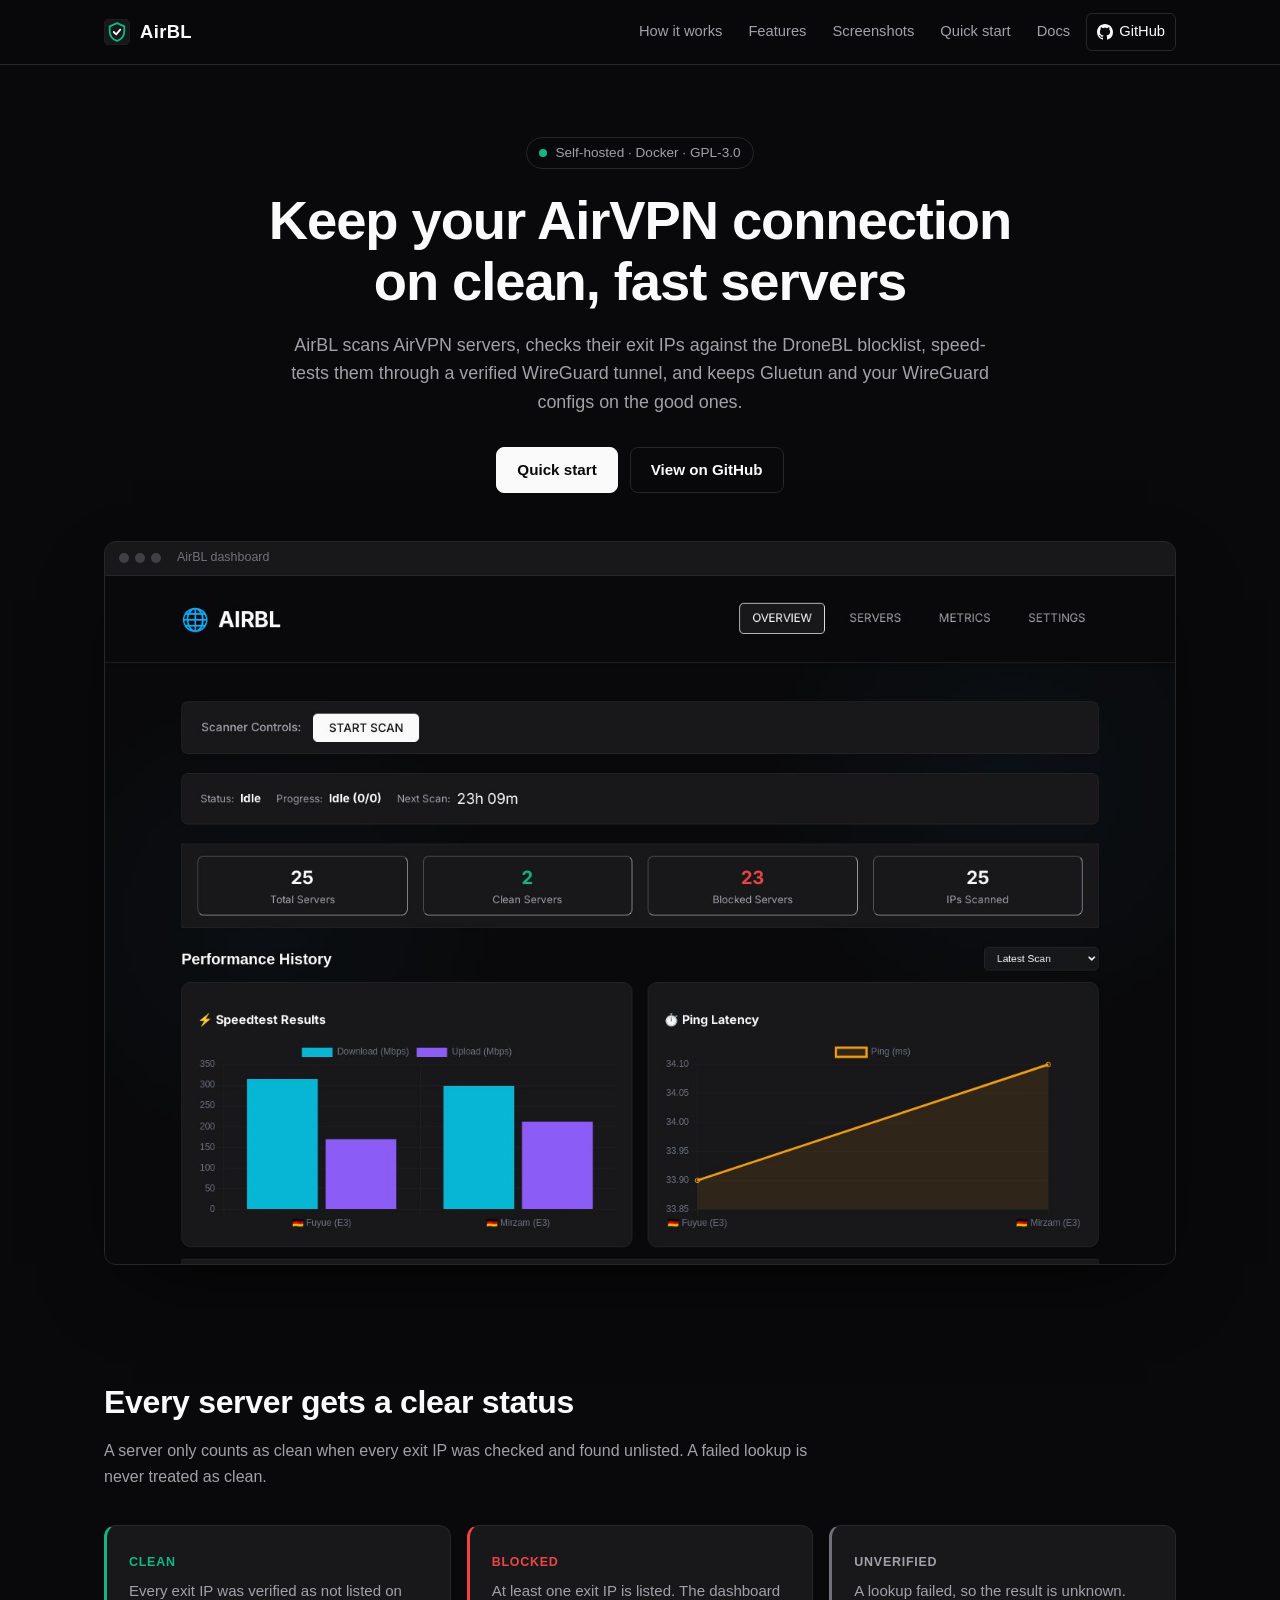
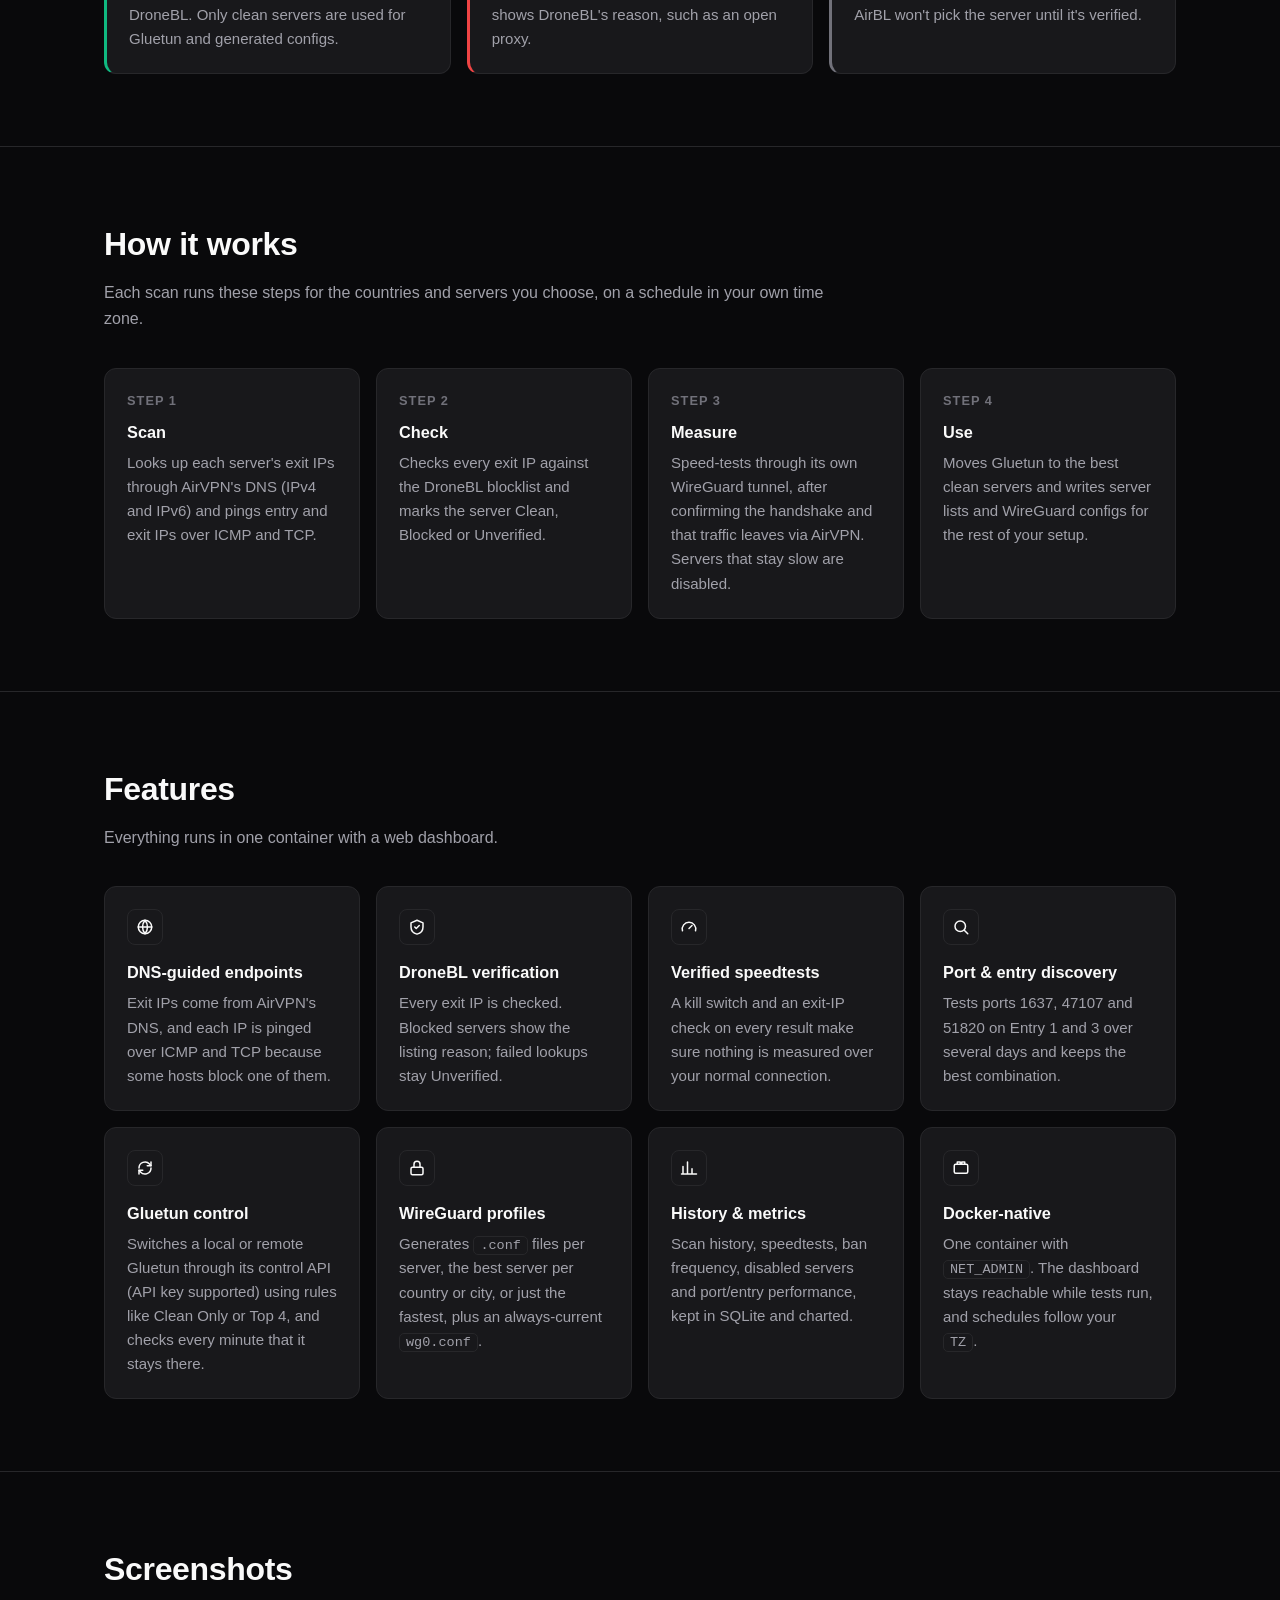
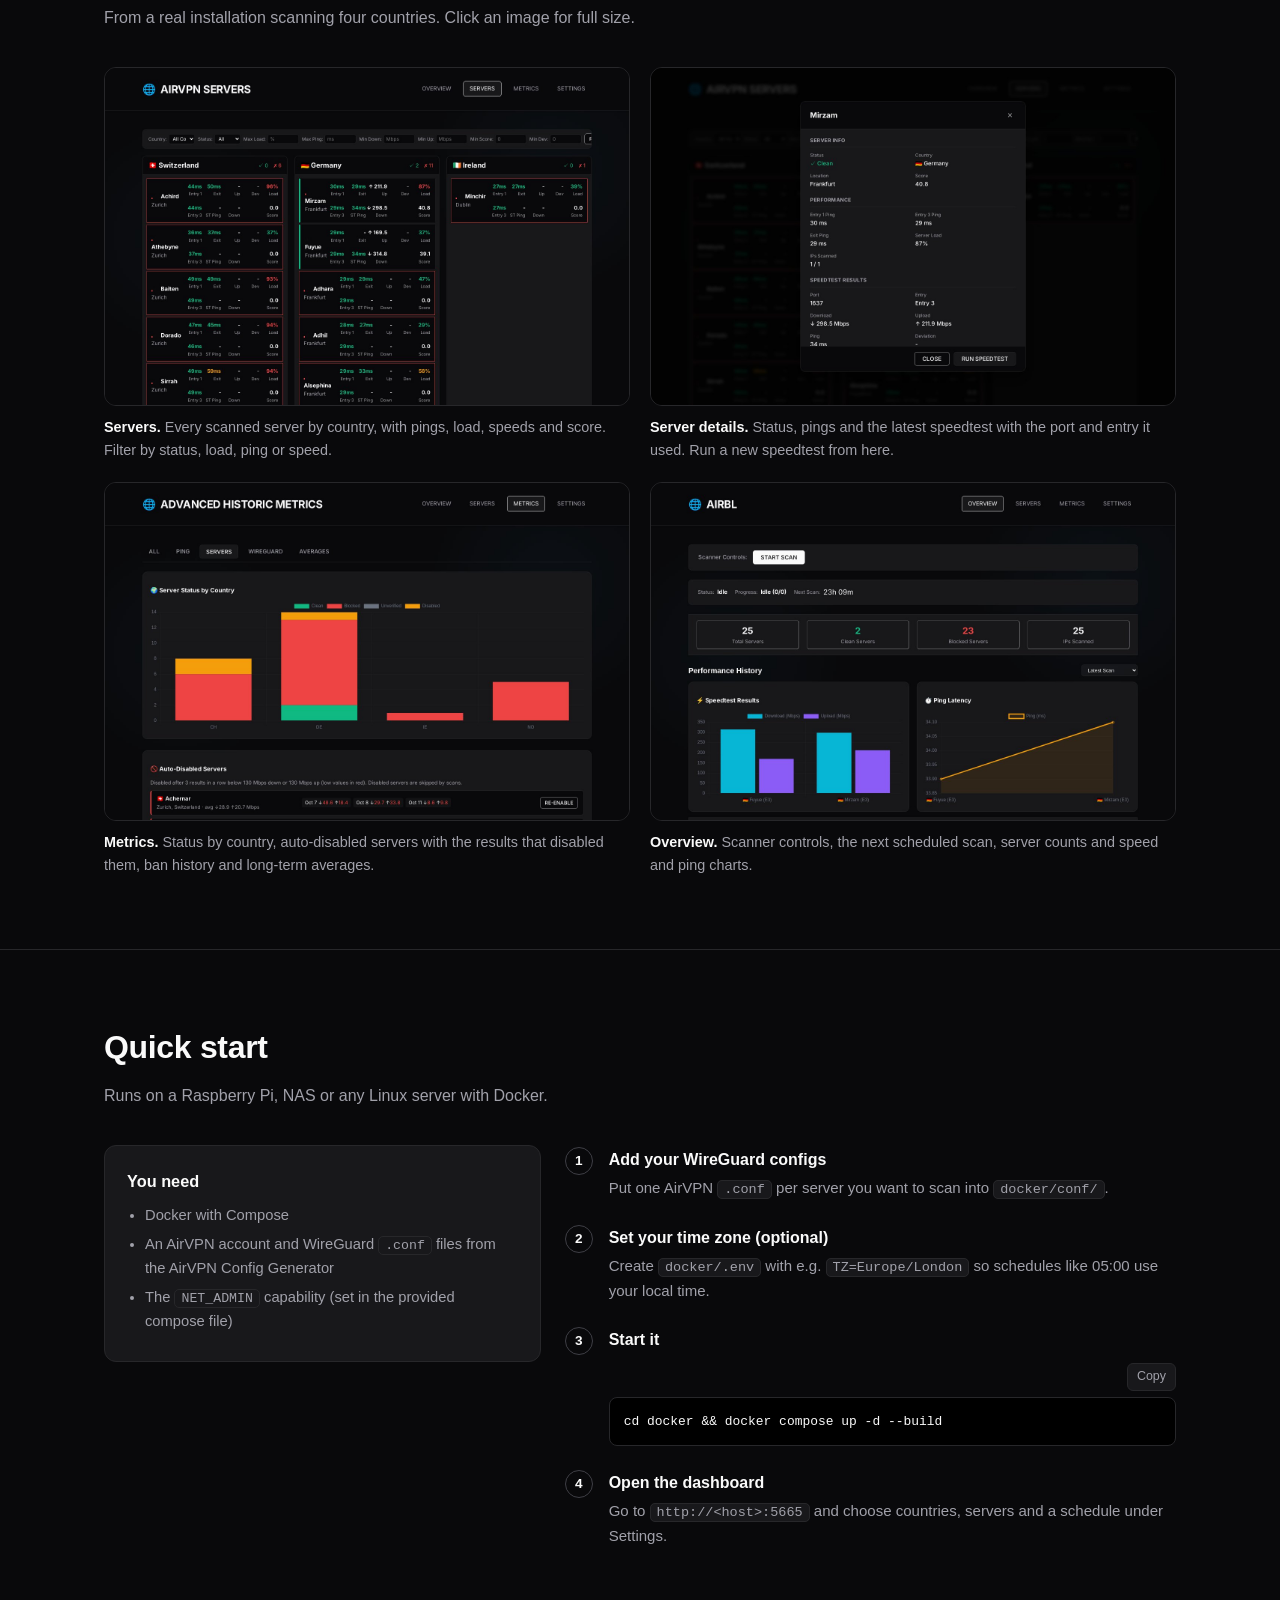
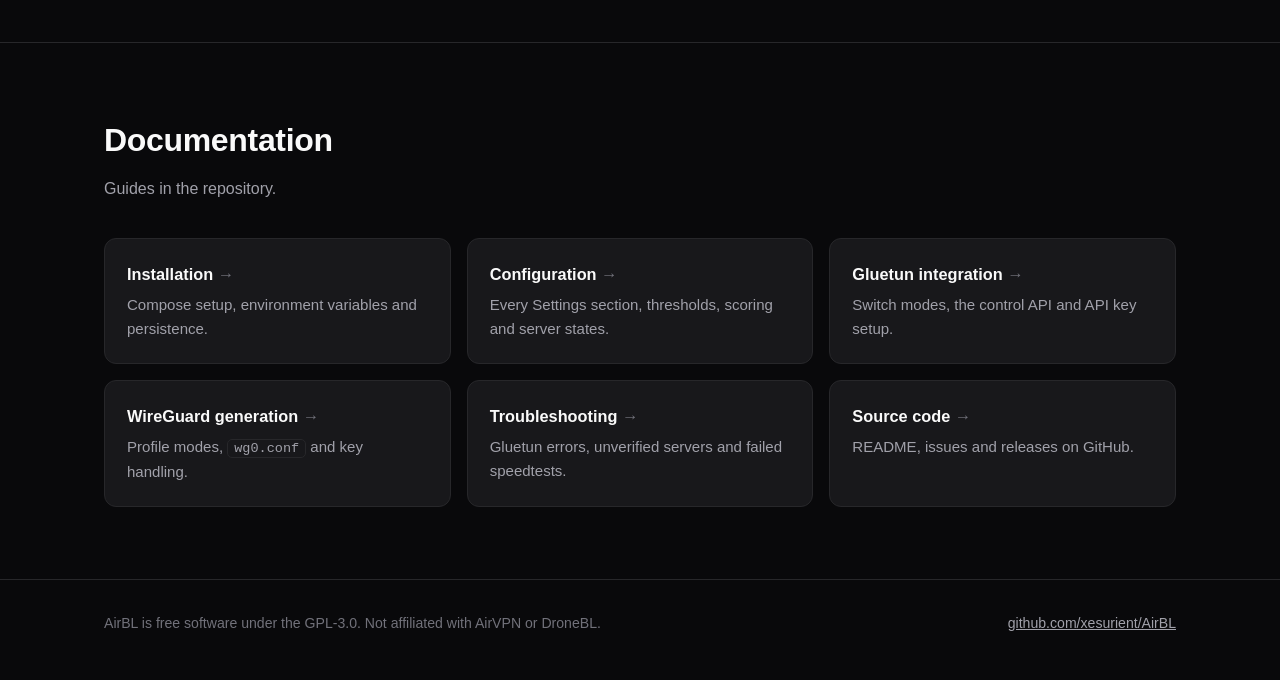
<file: index.html>
<!DOCTYPE html>
<html lang="en">

<head>
  <meta charset="UTF-8">
  <meta name="viewport" content="width=device-width, initial-scale=1.0">
  <title>AirBL: keep AirVPN on clean, fast servers</title>
  <meta name="description"
    content="AirBL scans AirVPN servers, checks their exit IPs against the DroneBL blocklist, speed-tests them through a verified WireGuard tunnel, and keeps Gluetun and your WireGuard configs on the clean, fast ones. Self-hosted, Docker, GPL-3.0.">
  <meta name="theme-color" content="#09090b">
  <meta property="og:type" content="website">
  <meta property="og:title" content="AirBL: keep AirVPN on clean, fast servers">
  <meta property="og:description"
    content="Scan AirVPN servers, check exit IPs against DroneBL, speed-test through a verified tunnel, and steer Gluetun to the clean, fast ones.">
  <meta property="og:url" content="https://xesurient.github.io/AirBL/">
  <meta property="og:image" content="https://xesurient.github.io/AirBL/assets/og.jpg">
  <meta property="og:image:width" content="1200">
  <meta property="og:image:height" content="630">
  <meta name="twitter:card" content="summary_large_image">
  <link rel="icon"
    href="data:image/svg+xml,%3Csvg xmlns='http://www.w3.org/2000/svg' viewBox='0 0 32 32'%3E%3Crect width='32' height='32' rx='7' fill='%2309090b'/%3E%3Cpath d='M16 5l9 4v6c0 6-4 10-9 12-5-2-9-6-9-12V9z' fill='none' stroke='%2310b981' stroke-width='2.4' stroke-linejoin='round'/%3E%3Cpath d='M12 16l3 3 5-6' fill='none' stroke='%23fafafa' stroke-width='2.4' stroke-linecap='round' stroke-linejoin='round'/%3E%3C/svg%3E">
  <style>
    /* Same tokens as the dashboard (airbl/static/css/style.css) */
    :root {
      --bg-primary: #09090b;
      --bg-card: #18181b;
      --bg-hover: rgba(255, 255, 255, 0.04);
      --text-primary: #fafafa;
      --text-secondary: #a1a1aa;
      --border: #27272a;
      --border-hover: #3f3f46;
      --success: #10b981;
      --warning: #f59e0b;
      --danger: #ef4444;
      --muted: #71717a;
      --radius: 12px;
      --max: 1120px;
    }

    *,
    *::before,
    *::after {
      box-sizing: border-box;
    }

    html {
      scroll-behavior: smooth;
    }

    body {
      margin: 0;
      font-family: -apple-system, BlinkMacSystemFont, "Segoe UI", Inter, Roboto, "Helvetica Neue", Arial, sans-serif;
      background: var(--bg-primary);
      color: var(--text-primary);
      line-height: 1.6;
      font-size: 1rem;
      -webkit-font-smoothing: antialiased;
    }

    a {
      color: inherit;
    }

    :focus-visible {
      outline: 2px solid var(--success);
      outline-offset: 3px;
      border-radius: 4px;
    }

    .skip {
      position: absolute;
      left: -999px;
      top: 8px;
      background: var(--text-primary);
      color: var(--bg-primary);
      padding: 8px 14px;
      border-radius: 6px;
      z-index: 10;
    }

    .skip:focus {
      left: 8px;
    }

    .wrap {
      max-width: var(--max);
      margin: 0 auto;
      padding: 0 24px;
    }

    code,
    pre {
      font-family: ui-monospace, SFMono-Regular, Menlo, Consolas, monospace;
      font-size: 0.9em;
    }

    code {
      background: var(--bg-card);
      border: 1px solid var(--border);
      border-radius: 5px;
      padding: 1px 6px;
    }

    /* Header */
    .site-header {
      border-bottom: 1px solid var(--border);
      position: sticky;
      top: 0;
      background: rgba(9, 9, 11, 0.85);
      backdrop-filter: blur(8px);
      z-index: 5;
    }

    .site-header .wrap {
      display: flex;
      align-items: center;
      justify-content: space-between;
      height: 64px;
    }

    .brand {
      display: flex;
      align-items: center;
      gap: 10px;
      font-weight: 700;
      font-size: 1.15rem;
      letter-spacing: 0.02em;
      text-decoration: none;
    }

    .nav {
      display: flex;
      gap: 6px;
      align-items: center;
    }

    .nav a {
      color: var(--text-secondary);
      text-decoration: none;
      font-size: 0.92rem;
      padding: 6px 10px;
      border-radius: 6px;
    }

    .nav a:hover {
      color: var(--text-primary);
      background: var(--bg-hover);
    }

    .nav .gh {
      color: var(--text-primary);
      border: 1px solid var(--border);
      display: inline-flex;
      align-items: center;
      gap: 6px;
    }

    .menu {
      display: none;
    }

    .menu summary {
      list-style: none;
      cursor: pointer;
      padding: 6px 10px;
      border: 1px solid var(--border);
      border-radius: 6px;
      color: var(--text-secondary);
      font-size: 0.92rem;
    }

    .menu summary::-webkit-details-marker {
      display: none;
    }

    .menu nav {
      position: absolute;
      right: 24px;
      top: 58px;
      background: var(--bg-card);
      border: 1px solid var(--border);
      border-radius: 10px;
      padding: 8px;
      display: flex;
      flex-direction: column;
      min-width: 180px;
    }

    .menu nav a {
      color: var(--text-secondary);
      text-decoration: none;
      padding: 8px 10px;
      border-radius: 6px;
    }

    .menu nav a:hover {
      color: var(--text-primary);
      background: var(--bg-hover);
    }

    /* Hero */
    .hero {
      padding-top: 72px;
      padding-bottom: 40px;
      text-align: center;
    }

    .eyebrow {
      display: inline-flex;
      align-items: center;
      gap: 8px;
      font-size: 0.85rem;
      color: var(--text-secondary);
      border: 1px solid var(--border);
      border-radius: 999px;
      padding: 4px 12px;
      margin-bottom: 22px;
    }

    .dot {
      width: 8px;
      height: 8px;
      border-radius: 50%;
      background: var(--success);
      display: inline-block;
    }

    h1 {
      font-size: clamp(2.1rem, 5vw, 3.4rem);
      line-height: 1.12;
      letter-spacing: -0.02em;
      margin: 0 auto 18px;
      max-width: 820px;
    }

    .lead {
      color: var(--text-secondary);
      font-size: 1.12rem;
      max-width: 700px;
      margin: 0 auto 30px;
    }

    .cta {
      display: flex;
      gap: 12px;
      justify-content: center;
      flex-wrap: wrap;
    }

    .btn {
      display: inline-flex;
      align-items: center;
      gap: 8px;
      padding: 10px 20px;
      border-radius: 8px;
      font-weight: 600;
      text-decoration: none;
      font-size: 0.95rem;
      border: 1px solid var(--border);
      transition: background 0.15s, border-color 0.15s;
    }

    .btn-primary {
      background: var(--text-primary);
      color: var(--bg-primary);
      border-color: var(--text-primary);
    }

    .btn-primary:hover {
      background: #e4e4e7;
    }

    .btn-ghost:hover {
      background: var(--bg-hover);
      border-color: var(--border-hover);
    }

    .frame {
      margin: 48px auto 0;
      border: 1px solid var(--border);
      border-radius: var(--radius);
      overflow: hidden;
      background: var(--bg-card);
      box-shadow: 0 30px 80px -30px rgba(0, 0, 0, 0.8);
    }

    .frame-bar {
      height: 34px;
      border-bottom: 1px solid var(--border);
      display: flex;
      align-items: center;
      gap: 6px;
      padding: 0 14px;
    }

    .frame-bar span {
      width: 10px;
      height: 10px;
      border-radius: 50%;
      background: var(--border-hover);
    }

    .frame-bar em {
      margin-left: 10px;
      font-style: normal;
      font-size: 0.78rem;
      color: var(--muted);
    }

    img {
      display: block;
      max-width: 100%;
      height: auto;
    }

    /* Sections */
    section {
      padding: 72px 0;
      border-top: 1px solid var(--border);
      scroll-margin-top: 64px; /* sticky header */
    }

    .hero+section {
      border-top: 0;
    }

    h2 {
      font-size: clamp(1.5rem, 3vw, 2rem);
      letter-spacing: -0.01em;
      margin: 0 0 10px;
    }

    .sub {
      color: var(--text-secondary);
      margin: 0 0 36px;
      max-width: 720px;
    }

    .grid {
      display: grid;
      gap: 16px;
    }

    .g3 {
      grid-template-columns: repeat(3, 1fr);
    }

    .g4 {
      grid-template-columns: repeat(4, 1fr);
    }

    .card {
      background: var(--bg-card);
      border: 1px solid var(--border);
      border-radius: var(--radius);
      padding: 22px;
    }

    .card h3 {
      margin: 0 0 6px;
      font-size: 1.02rem;
    }

    .card p {
      margin: 0;
      color: var(--text-secondary);
      font-size: 0.94rem;
    }

    .icon {
      width: 36px;
      height: 36px;
      border-radius: 8px;
      border: 1px solid var(--border);
      display: grid;
      place-items: center;
      margin-bottom: 14px;
      color: var(--text-primary);
    }

    .icon svg {
      width: 18px;
      height: 18px;
    }

    /* Server states */
    .state {
      border-left: 3px solid var(--border-hover);
    }

    .state.clean {
      border-left-color: var(--success);
    }

    .state.blocked {
      border-left-color: var(--danger);
    }

    .state.unverified {
      border-left-color: var(--muted);
    }

    .tag {
      display: inline-block;
      font-size: 0.78rem;
      font-weight: 700;
      letter-spacing: 0.06em;
      text-transform: uppercase;
      margin-bottom: 6px;
    }

    .clean .tag {
      color: var(--success);
    }

    .blocked .tag {
      color: var(--danger);
    }

    .unverified .tag {
      color: var(--text-secondary);
    }

    /* Steps */
    .step-num {
      font-size: 0.8rem;
      font-weight: 700;
      color: var(--muted);
      letter-spacing: 0.08em;
      margin-bottom: 8px;
    }

    .card ul {
      margin: 10px 0 0;
      padding-left: 18px;
      color: var(--text-secondary);
      font-size: 0.92rem;
    }

    .card li+li {
      margin-top: 4px;
    }

    /* Screenshots */
    .shots {
      display: grid;
      grid-template-columns: repeat(2, 1fr);
      gap: 20px;
    }

    figure {
      margin: 0;
    }

    figure a {
      display: block;
      border: 1px solid var(--border);
      border-radius: var(--radius);
      overflow: hidden;
      transition: border-color 0.15s;
    }

    figure a:hover {
      border-color: var(--border-hover);
    }

    figcaption {
      color: var(--text-secondary);
      font-size: 0.9rem;
      margin-top: 10px;
    }

    figcaption strong {
      color: var(--text-primary);
      font-weight: 600;
    }

    /* Quick start */
    .qs {
      display: grid;
      grid-template-columns: 1fr 1.4fr;
      gap: 24px;
      align-items: start;
    }

    .qs>* {
      min-width: 0; /* let the command block scroll instead of widening the page */
    }

    .req li {
      margin-bottom: 6px;
    }

    ol.steps {
      list-style: none;
      counter-reset: s;
      margin: 0;
      padding: 0;
    }

    ol.steps>li {
      counter-increment: s;
      position: relative;
      padding: 0 0 22px 44px;
    }

    ol.steps>li::before {
      content: counter(s);
      position: absolute;
      left: 0;
      top: 0;
      width: 28px;
      height: 28px;
      border-radius: 50%;
      border: 1px solid var(--border-hover);
      display: grid;
      place-items: center;
      font-size: 0.85rem;
      font-weight: 700;
    }

    ol.steps h3 {
      margin: 2px 0 4px;
      font-size: 1rem;
    }

    ol.steps p {
      margin: 0;
      color: var(--text-secondary);
      font-size: 0.94rem;
    }

    .code {
      margin-top: 10px;
      display: flex;
      flex-direction: column;
    }

    .code pre code {
      background: none;
      border: 0;
      padding: 0;
    }

    .code pre {
      margin: 0;
      background: #000;
      border: 1px solid var(--border);
      border-radius: 8px;
      padding: 12px 14px;
      overflow-x: auto;
      color: var(--text-primary);
    }

    .copy {
      align-self: flex-end;
      margin-bottom: 6px;
      background: var(--bg-card);
      color: var(--text-secondary);
      border: 1px solid var(--border);
      border-radius: 6px;
      font: inherit;
      font-size: 0.78rem;
      padding: 3px 9px;
      cursor: pointer;
    }

    .copy:hover {
      color: var(--text-primary);
      border-color: var(--border-hover);
    }

    /* Docs */
    .docs a.card {
      text-decoration: none;
      display: block;
      transition: border-color 0.15s, background 0.15s;
    }

    .docs a.card:hover {
      border-color: var(--border-hover);
      background: #1c1c20;
    }

    .docs h3::after {
      content: " \2192";
      color: var(--muted);
    }

    /* Footer */
    footer {
      border-top: 1px solid var(--border);
      padding: 32px 0 48px;
      color: var(--muted);
      font-size: 0.88rem;
    }

    footer .wrap {
      display: flex;
      justify-content: space-between;
      gap: 16px;
      flex-wrap: wrap;
    }

    footer a {
      color: var(--text-secondary);
    }

    /* Gentle entrance; off for reduced motion */
    @media (prefers-reduced-motion: no-preference) {
      .reveal {
        animation: rise 0.6s ease-out both;
      }

      .reveal.d1 {
        animation-delay: 0.08s;
      }

      .reveal.d2 {
        animation-delay: 0.16s;
      }

      @keyframes rise {
        from {
          opacity: 0;
          transform: translateY(10px);
        }

        to {
          opacity: 1;
          transform: none;
        }
      }
    }

    @media (prefers-reduced-motion: reduce) {
      html {
        scroll-behavior: auto;
      }
    }

    @media (max-width: 900px) {

      .g3,
      .g4 {
        grid-template-columns: repeat(2, 1fr);
      }

      .qs {
        grid-template-columns: 1fr;
      }
    }

    @media (max-width: 760px) {
      .nav {
        display: none;
      }

      .menu {
        display: block;
      }

      .shots {
        grid-template-columns: 1fr;
      }
    }

    @media (max-width: 560px) {

      .g3,
      .g4 {
        grid-template-columns: 1fr;
      }

      .hero {
        padding-top: 48px;
      }

      h1 {
        font-size: 1.95rem;
      }

      section {
        padding: 56px 0;
      }
    }
  </style>
</head>

<body>
  <a class="skip" href="#main">Skip to content</a>

  <header class="site-header">
    <div class="wrap">
      <a class="brand" href="#top" aria-label="AirBL home">
        <svg width="26" height="26" viewBox="0 0 32 32" aria-hidden="true">
          <rect width="32" height="32" rx="7" fill="#18181b" stroke="#27272a" />
          <path d="M16 5l9 4v6c0 6-4 10-9 12-5-2-9-6-9-12V9z" fill="none" stroke="#10b981" stroke-width="2.2"
            stroke-linejoin="round" />
          <path d="M12 16l3 3 5-6" fill="none" stroke="#fafafa" stroke-width="2.2" stroke-linecap="round"
            stroke-linejoin="round" />
        </svg>
        AirBL
      </a>
      <nav class="nav" aria-label="Main">
        <a href="#how">How it works</a>
        <a href="#features">Features</a>
        <a href="#screenshots">Screenshots</a>
        <a href="#quick-start">Quick start</a>
        <a href="#docs">Docs</a>
        <a class="gh" href="https://github.com/xesurient/AirBL">
          <svg width="16" height="16" viewBox="0 0 16 16" fill="currentColor" aria-hidden="true">
            <path
              d="M8 0C3.58 0 0 3.58 0 8c0 3.54 2.29 6.53 5.47 7.59.4.07.55-.17.55-.38 0-.19-.01-.82-.01-1.49-2.01.37-2.53-.49-2.69-.94-.09-.23-.48-.94-.82-1.13-.28-.15-.68-.52-.01-.53.63-.01 1.08.58 1.23.82.72 1.21 1.87.87 2.33.66.07-.52.28-.87.51-1.07-1.78-.2-3.64-.89-3.64-3.95 0-.87.31-1.59.82-2.15-.08-.2-.36-1.02.08-2.12 0 0 .67-.21 2.2.82.64-.18 1.32-.27 2-.27.68 0 1.36.09 2 .27 1.53-1.04 2.2-.82 2.2-.82.44 1.1.16 1.92.08 2.12.51.56.82 1.27.82 2.15 0 3.07-1.87 3.75-3.65 3.95.29.25.54.73.54 1.48 0 1.07-.01 1.93-.01 2.2 0 .21.15.46.55.38A8.013 8.013 0 0016 8c0-4.42-3.58-8-8-8z" />
          </svg>
          GitHub
        </a>
      </nav>
      <details class="menu">
        <summary aria-label="Open menu">Menu</summary>
        <nav aria-label="Mobile">
          <a href="#how">How it works</a>
          <a href="#features">Features</a>
          <a href="#screenshots">Screenshots</a>
          <a href="#quick-start">Quick start</a>
          <a href="#docs">Docs</a>
          <a href="https://github.com/xesurient/AirBL">GitHub</a>
        </nav>
      </details>
    </div>
  </header>

  <main id="main">
    <div class="wrap hero" id="top">
      <div class="eyebrow reveal"><span class="dot" aria-hidden="true"></span> Self-hosted · Docker · GPL-3.0</div>
      <h1 class="reveal d1">Keep your AirVPN connection on clean, fast servers</h1>
      <p class="lead reveal d2">AirBL scans AirVPN servers, checks their exit IPs against the DroneBL blocklist,
        speed-tests them through a verified WireGuard tunnel, and keeps Gluetun and your WireGuard configs on the
        good ones.</p>
      <div class="cta reveal d2">
        <a class="btn btn-primary" href="#quick-start">Quick start</a>
        <a class="btn btn-ghost" href="https://github.com/xesurient/AirBL">View on GitHub</a>
      </div>
      <div class="frame reveal d2">
        <div class="frame-bar" aria-hidden="true"><span></span><span></span><span></span><em>AirBL dashboard</em>
        </div>
        <img src="assets/overview.jpg" width="1400" height="900"
          alt="AirBL overview: 25 servers scanned, 2 clean, 23 blocked, with speedtest and ping charts for the clean servers">
      </div>
    </div>

    <section aria-labelledby="states-title">
      <div class="wrap">
        <h2 id="states-title">Every server gets a clear status</h2>
        <p class="sub">A server only counts as clean when every exit IP was checked and found unlisted. A failed
          lookup is never treated as clean.</p>
        <div class="grid g3">
          <div class="card state clean">
            <span class="tag">Clean</span>
            <p>Every exit IP was verified as not listed on DroneBL. Only clean servers are used for Gluetun and
              generated configs.</p>
          </div>
          <div class="card state blocked">
            <span class="tag">Blocked</span>
            <p>At least one exit IP is listed. The dashboard shows DroneBL's reason, such as an open proxy.</p>
          </div>
          <div class="card state unverified">
            <span class="tag">Unverified</span>
            <p>A lookup failed, so the result is unknown. AirBL won't pick the server until it's verified.</p>
          </div>
        </div>
      </div>
    </section>

    <section id="how" aria-labelledby="how-title">
      <div class="wrap">
        <h2 id="how-title">How it works</h2>
        <p class="sub">Each scan runs these steps for the countries and servers you choose, on a schedule in your
          own time zone.</p>
        <div class="grid g4">
          <div class="card">
            <div class="step-num">STEP 1</div>
            <h3>Scan</h3>
            <p>Looks up each server's exit IPs through AirVPN's DNS (IPv4 and IPv6) and pings entry and exit IPs
              over ICMP and TCP.</p>
          </div>
          <div class="card">
            <div class="step-num">STEP 2</div>
            <h3>Check</h3>
            <p>Checks every exit IP against the DroneBL blocklist and marks the server Clean, Blocked or
              Unverified.</p>
          </div>
          <div class="card">
            <div class="step-num">STEP 3</div>
            <h3>Measure</h3>
            <p>Speed-tests through its own WireGuard tunnel, after confirming the handshake and that traffic leaves
              via AirVPN. Servers that stay slow are disabled.</p>
          </div>
          <div class="card">
            <div class="step-num">STEP 4</div>
            <h3>Use</h3>
            <p>Moves Gluetun to the best clean servers and writes server lists and WireGuard configs for the rest
              of your setup.</p>
          </div>
        </div>
      </div>
    </section>

    <section id="features" aria-labelledby="features-title">
      <div class="wrap">
        <h2 id="features-title">Features</h2>
        <p class="sub">Everything runs in one container with a web dashboard.</p>
        <div class="grid g4">
          <div class="card">
            <div class="icon" aria-hidden="true"><svg viewBox="0 0 24 24" fill="none" stroke="currentColor"
                stroke-width="2" stroke-linecap="round" stroke-linejoin="round">
                <circle cx="12" cy="12" r="9" />
                <path d="M3 12h18M12 3a14 14 0 010 18M12 3a14 14 0 000 18" />
              </svg></div>
            <h3>DNS-guided endpoints</h3>
            <p>Exit IPs come from AirVPN's DNS, and each IP is pinged over ICMP and TCP because some hosts block
              one of them.</p>
          </div>
          <div class="card">
            <div class="icon" aria-hidden="true"><svg viewBox="0 0 24 24" fill="none" stroke="currentColor"
                stroke-width="2" stroke-linecap="round" stroke-linejoin="round">
                <path d="M12 3l8 3.5V12c0 5-3.5 8.5-8 9.5C7.5 20.5 4 17 4 12V6.5z" />
                <path d="M9 12l2 2 4-4" />
              </svg></div>
            <h3>DroneBL verification</h3>
            <p>Every exit IP is checked. Blocked servers show the listing reason; failed lookups stay
              Unverified.</p>
          </div>
          <div class="card">
            <div class="icon" aria-hidden="true"><svg viewBox="0 0 24 24" fill="none" stroke="currentColor"
                stroke-width="2" stroke-linecap="round" stroke-linejoin="round">
                <path d="M12 14l4-4" />
                <path d="M3.3 17a9 9 0 1117.4 0" />
              </svg></div>
            <h3>Verified speedtests</h3>
            <p>A kill switch and an exit-IP check on every result make sure nothing is measured over your normal
              connection.</p>
          </div>
          <div class="card">
            <div class="icon" aria-hidden="true"><svg viewBox="0 0 24 24" fill="none" stroke="currentColor"
                stroke-width="2" stroke-linecap="round" stroke-linejoin="round">
                <circle cx="11" cy="11" r="7" />
                <path d="M21 21l-4.3-4.3" />
              </svg></div>
            <h3>Port &amp; entry discovery</h3>
            <p>Tests ports 1637, 47107 and 51820 on Entry 1 and 3 over several days and keeps the best
              combination.</p>
          </div>
          <div class="card">
            <div class="icon" aria-hidden="true"><svg viewBox="0 0 24 24" fill="none" stroke="currentColor"
                stroke-width="2" stroke-linecap="round" stroke-linejoin="round">
                <path d="M4 12a8 8 0 0114-5.3L20 9" />
                <path d="M20 4v5h-5" />
                <path d="M20 12a8 8 0 01-14 5.3L4 15" />
                <path d="M4 20v-5h5" />
              </svg></div>
            <h3>Gluetun control</h3>
            <p>Switches a local or remote Gluetun through its control API (API key supported) using rules like
              Clean Only or Top 4, and checks every minute that it stays there.</p>
          </div>
          <div class="card">
            <div class="icon" aria-hidden="true"><svg viewBox="0 0 24 24" fill="none" stroke="currentColor"
                stroke-width="2" stroke-linecap="round" stroke-linejoin="round">
                <rect x="4" y="11" width="16" height="10" rx="2" />
                <path d="M8 11V7a4 4 0 018 0v4" />
              </svg></div>
            <h3>WireGuard profiles</h3>
            <p>Generates <code>.conf</code> files per server, the best server per country or city, or just the
              fastest, plus an always-current <code>wg0.conf</code>.</p>
          </div>
          <div class="card">
            <div class="icon" aria-hidden="true"><svg viewBox="0 0 24 24" fill="none" stroke="currentColor"
                stroke-width="2" stroke-linecap="round" stroke-linejoin="round">
                <path d="M4 20V10M10 20V4M16 20v-7M22 20H2" />
              </svg></div>
            <h3>History &amp; metrics</h3>
            <p>Scan history, speedtests, ban frequency, disabled servers and port/entry performance, kept in
              SQLite and charted.</p>
          </div>
          <div class="card">
            <div class="icon" aria-hidden="true"><svg viewBox="0 0 24 24" fill="none" stroke="currentColor"
                stroke-width="2" stroke-linecap="round" stroke-linejoin="round">
                <rect x="3" y="7" width="18" height="12" rx="2" />
                <path d="M7 7V4h4v3M13 7V4h4v3" />
              </svg></div>
            <h3>Docker-native</h3>
            <p>One container with <code>NET_ADMIN</code>. The dashboard stays reachable while tests run, and
              schedules follow your <code>TZ</code>.</p>
          </div>
        </div>
      </div>
    </section>

    <section id="screenshots" aria-labelledby="shots-title">
      <div class="wrap">
        <h2 id="shots-title">Screenshots</h2>
        <p class="sub">From a real installation scanning four countries. Click an image for full size.</p>
        <div class="shots">
          <figure>
            <a href="assets/servers.jpg"><img src="assets/servers.jpg" width="1400" height="900" loading="lazy"
                alt="Servers page: servers grouped by country, clean ones with a green edge and blocked ones in red, with entry and exit pings, load, speeds and score"></a>
            <figcaption><strong>Servers.</strong> Every scanned server by country, with pings, load, speeds and
              score. Filter by status, load, ping or speed.</figcaption>
          </figure>
          <figure>
            <a href="assets/server-detail.jpg"><img src="assets/server-detail.jpg" width="1400" height="900"
                loading="lazy"
                alt="Server details for Mirzam in Frankfurt: status Clean, entry and exit pings, load, and speedtest results on port 1637 Entry 3"></a>
            <figcaption><strong>Server details.</strong> Status, pings and the latest speedtest with the port and
              entry it used. Run a new speedtest from here.</figcaption>
          </figure>
          <figure>
            <a href="assets/metrics.jpg"><img src="assets/metrics.jpg" width="1400" height="900" loading="lazy"
                alt="Metrics page: server status by country as stacked bars (clean, blocked, disabled) and the list of auto-disabled servers with their recent speeds"></a>
            <figcaption><strong>Metrics.</strong> Status by country, auto-disabled servers with the results that
              disabled them, ban history and long-term averages.</figcaption>
          </figure>
          <figure>
            <a href="assets/overview.jpg"><img src="assets/overview.jpg" width="1400" height="900" loading="lazy"
                alt="Overview page: scanner controls, status with time to next scan, server counts and performance charts"></a>
            <figcaption><strong>Overview.</strong> Scanner controls, the next scheduled scan, server counts and
              speed and ping charts.</figcaption>
          </figure>
        </div>
      </div>
    </section>

    <section id="quick-start" aria-labelledby="qs-title">
      <div class="wrap">
        <h2 id="qs-title">Quick start</h2>
        <p class="sub">Runs on a Raspberry Pi, NAS or any Linux server with Docker.</p>
        <div class="qs">
          <div class="card req">
            <h3>You need</h3>
            <ul>
              <li>Docker with Compose</li>
              <li>An AirVPN account and WireGuard <code>.conf</code> files from the AirVPN Config Generator</li>
              <li>The <code>NET_ADMIN</code> capability (set in the provided compose file)</li>
            </ul>
          </div>
          <ol class="steps">
            <li>
              <h3>Add your WireGuard configs</h3>
              <p>Put one AirVPN <code>.conf</code> per server you want to scan into <code>docker/conf/</code>.</p>
            </li>
            <li>
              <h3>Set your time zone (optional)</h3>
              <p>Create <code>docker/.env</code> with e.g. <code>TZ=Europe/London</code> so schedules like
                05:00 use your local time.</p>
            </li>
            <li>
              <h3>Start it</h3>
              <div class="code">
                <button class="copy" type="button" data-copy="cmd" hidden>Copy</button>
                <pre><code id="cmd">cd docker &amp;&amp; docker compose up -d --build</code></pre>
              </div>
            </li>
            <li>
              <h3>Open the dashboard</h3>
              <p>Go to <code>http://&lt;host&gt;:5665</code> and choose countries, servers and a schedule under
                Settings.</p>
            </li>
          </ol>
        </div>
      </div>
    </section>

    <section id="docs" class="docs" aria-labelledby="docs-title">
      <div class="wrap">
        <h2 id="docs-title">Documentation</h2>
        <p class="sub">Guides in the repository.</p>
        <div class="grid g3">
          <a class="card" href="https://github.com/xesurient/AirBL/blob/main/docs/Installation.md">
            <h3>Installation</h3>
            <p>Compose setup, environment variables and persistence.</p>
          </a>
          <a class="card" href="https://github.com/xesurient/AirBL/blob/main/docs/Configuration.md">
            <h3>Configuration</h3>
            <p>Every Settings section, thresholds, scoring and server states.</p>
          </a>
          <a class="card" href="https://github.com/xesurient/AirBL/blob/main/docs/Gluetun-Integration.md">
            <h3>Gluetun integration</h3>
            <p>Switch modes, the control API and API key setup.</p>
          </a>
          <a class="card" href="https://github.com/xesurient/AirBL/blob/main/docs/WireGuard-Integration.md">
            <h3>WireGuard generation</h3>
            <p>Profile modes, <code>wg0.conf</code> and key handling.</p>
          </a>
          <a class="card" href="https://github.com/xesurient/AirBL/blob/main/docs/Troubleshooting.md">
            <h3>Troubleshooting</h3>
            <p>Gluetun errors, unverified servers and failed speedtests.</p>
          </a>
          <a class="card" href="https://github.com/xesurient/AirBL">
            <h3>Source code</h3>
            <p>README, issues and releases on GitHub.</p>
          </a>
        </div>
      </div>
    </section>
  </main>

  <footer>
    <div class="wrap">
      <span>AirBL is free software under the GPL-3.0. Not affiliated with AirVPN or DroneBL.</span>
      <a href="https://github.com/xesurient/AirBL">github.com/xesurient/AirBL</a>
    </div>
  </footer>

  <script>
    // Close the mobile menu after choosing a section
    document.querySelectorAll('.menu nav a').forEach(a => a.addEventListener('click', () => {
      a.closest('details').open = false;
    }));

    // Copy buttons only appear when the Clipboard API is available; the command stays selectable otherwise.
    if (navigator.clipboard) {
      document.querySelectorAll('.copy').forEach(btn => {
        btn.hidden = false;
        btn.addEventListener('click', async () => {
          try {
            await navigator.clipboard.writeText(document.getElementById(btn.dataset.copy).textContent);
            btn.textContent = 'Copied';
          } catch (e) {
            btn.textContent = 'Select and copy';
          }
          setTimeout(() => { btn.textContent = 'Copy'; }, 2000);
        });
      });
    }
  </script>
</body>

</html>
</file>
